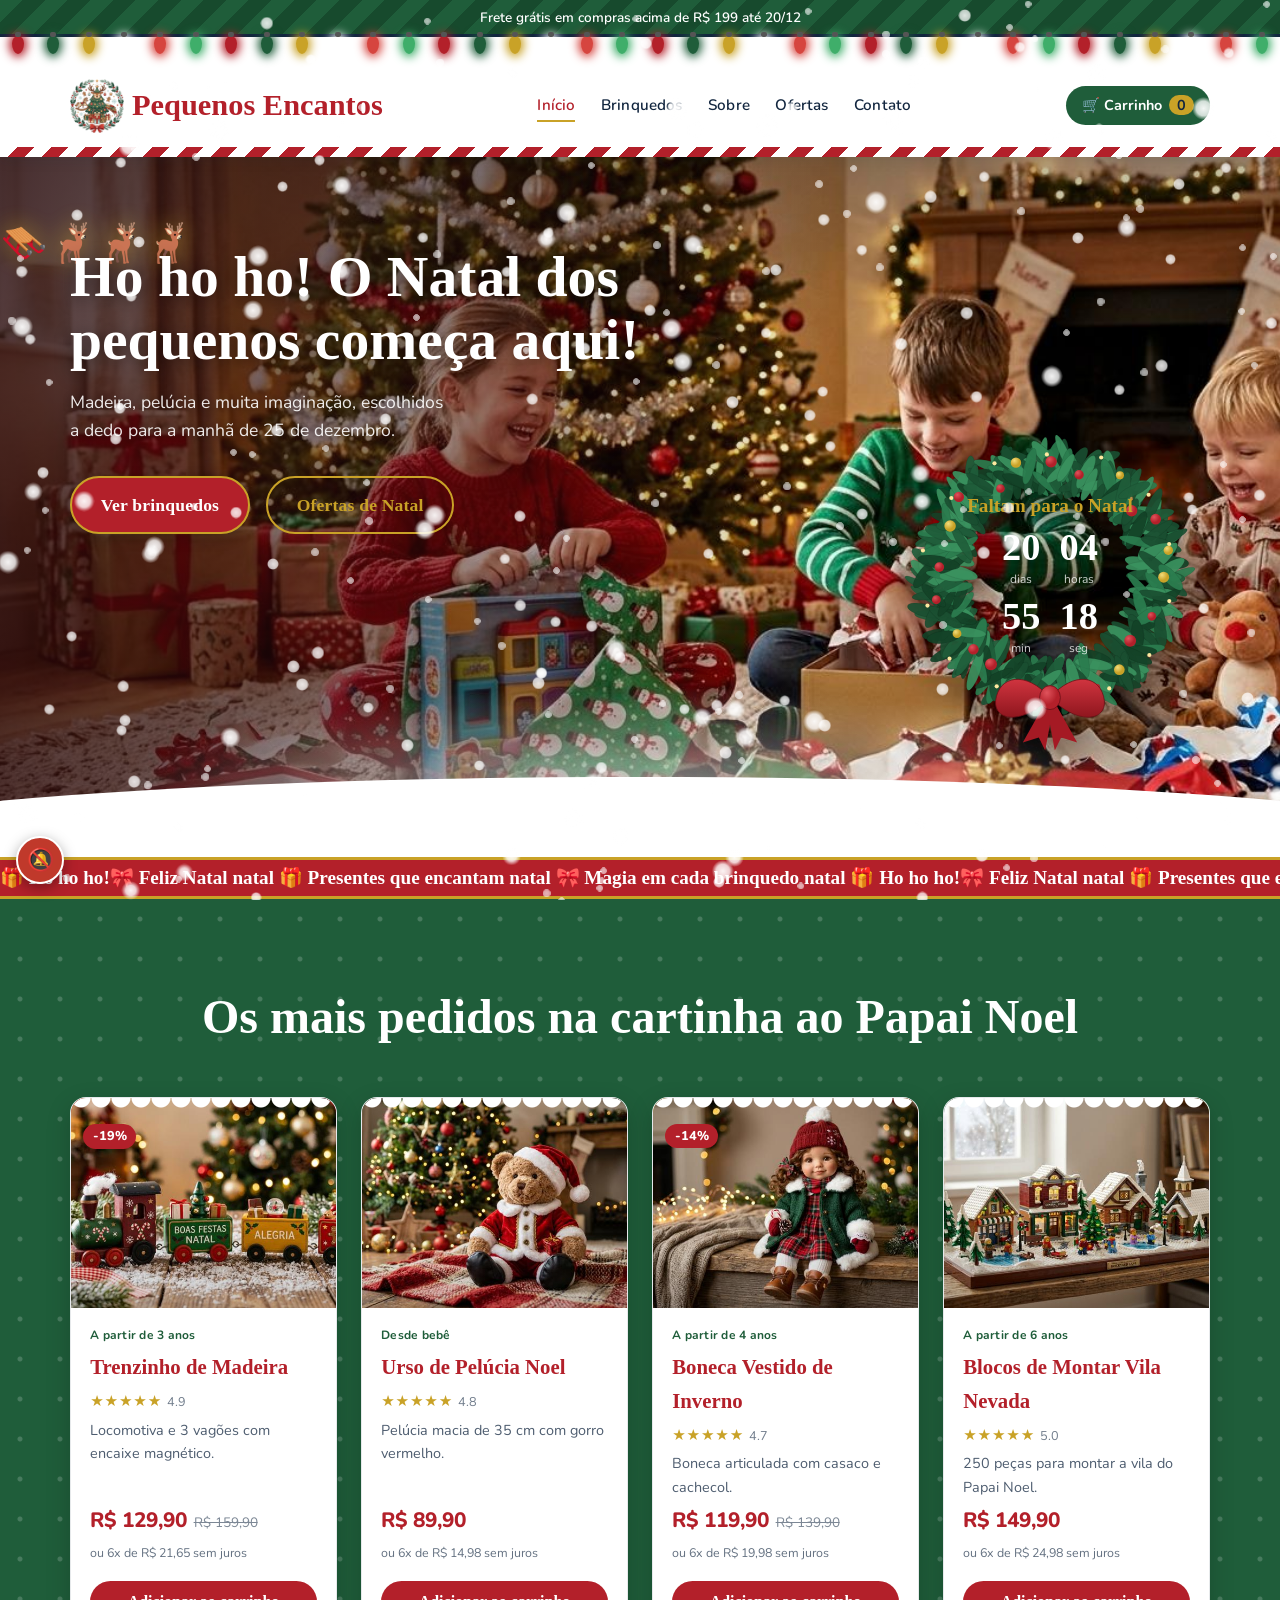
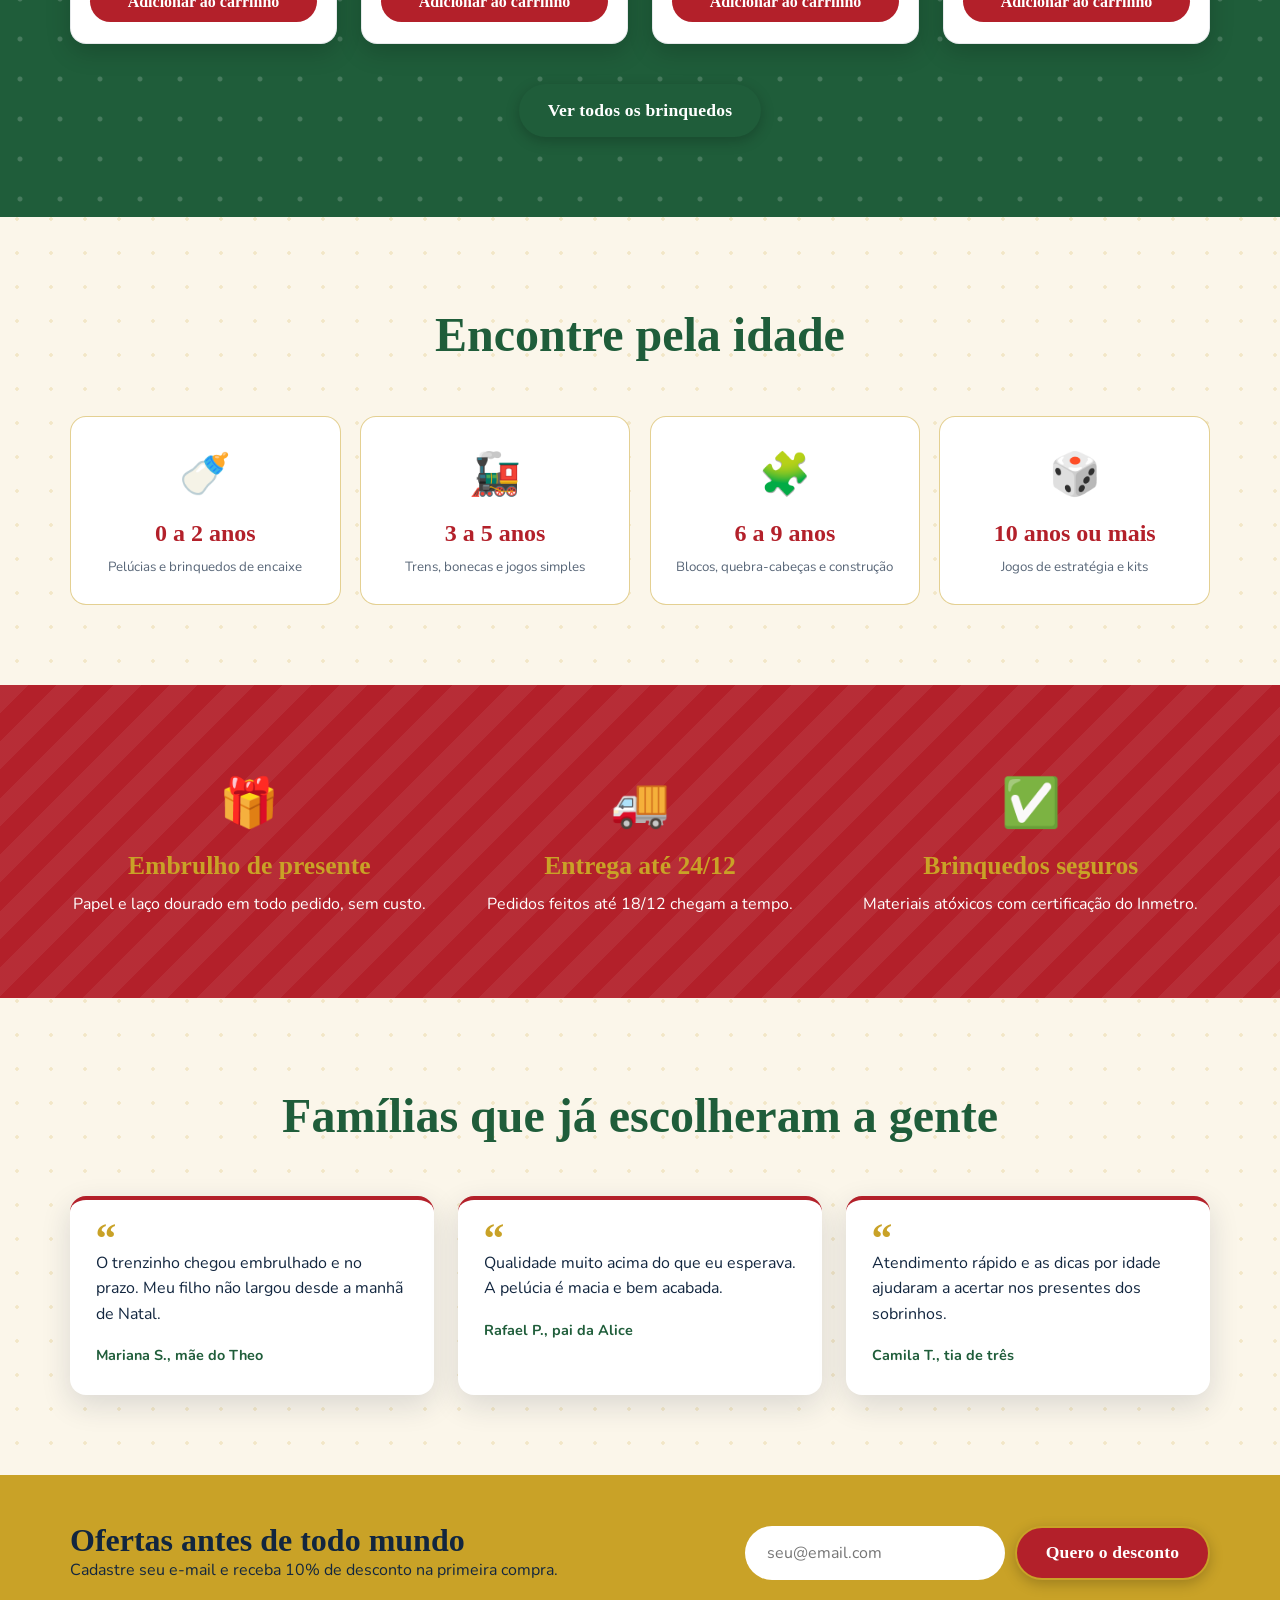
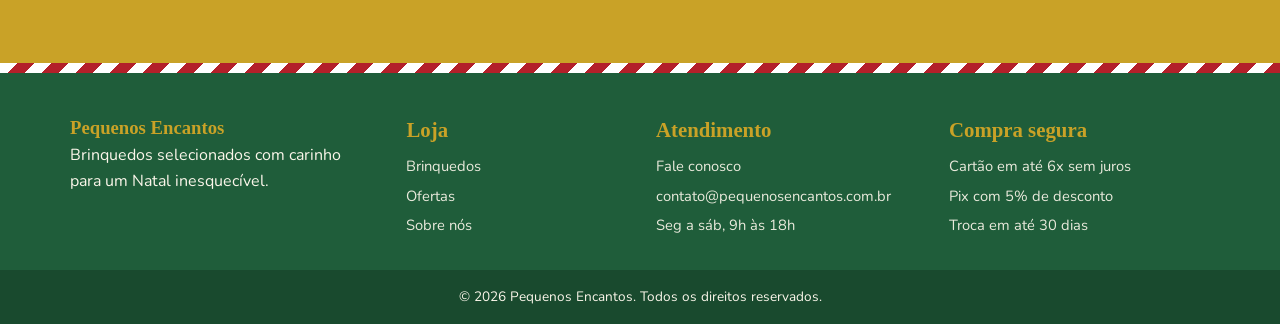
<file: index.html>
<!DOCTYPE html>
<html lang="pt-BR">
<head>
<meta charset="UTF-8">
<meta name="viewport" content="width=device-width, initial-scale=1.0">
<title>Pequenos Encantos | Brinquedos de Natal</title>
<meta name="description" content="Brinquedos selecionados para o Natal: madeira, pelúcia e jogos. Embrulho grátis e entrega até 24/12.">
<link rel="preconnect" href="https://fonts.googleapis.com">
<link rel="preconnect" href="https://fonts.gstatic.com" crossorigin>
<link href="https://fonts.googleapis.com/css2?family=Mountains+of+Christmas:wght@700&family=Nunito:wght@400;600;800&display=swap" rel="stylesheet">
<style>:root{--foto:url("[data-uri]")}</style>
<link rel="stylesheet" href="css/style.css?v=2">
<link rel="stylesheet" href="css/responsivo.css?v=2">
</head>
<body>
<a class="skip" href="#conteudo">Ir para o conteúdo</a>
<canvas id="snow-canvas" aria-hidden="true"></canvas>

<header class="main-header">
  <div class="top-bar"> Frete grátis em compras acima de R$ 199 até 20/12</div>
  <div class="lights" id="lights" aria-hidden="true"></div>
  <nav class="navbar container" aria-label="Principal">
    <a class="logo" href="index.html"><img class="logo-mark" src="[data-uri]" alt="" width="54" height="54"> Pequenos Encantos</a>
    <button class="menu-btn" id="menu-btn" aria-label="Abrir menu" aria-expanded="false" aria-controls="nav-links">☰</button>
    <ul class="nav-links" id="nav-links">
      <li><a href="index.html" class="active">Início</a></li>
      <li><a href="produtos.html">Brinquedos</a></li>
      <li><a href="sobre.html">Sobre</a></li>
      <li><a href="galeria.html">Ofertas</a></li>
      <li><a href="contato.html">Contato</a></li>
    </ul>
    <a href="produtos.html" class="btn-cart">🛒 Carrinho <b id="cart-count">0</b></a>
  </nav>
  <div class="candy"></div>
</header>

<main id="conteudo">
  <section class="hero">
    <div class="stars" id="stars"></div><div class="aurora"></div><div class="moon"></div>
    <div class="sleigh" aria-hidden="true"><span>🦌🦌🦌🛷</span></div>
    
    <div class="hero-text container">
      <h1>Ho ho ho! O Natal dos pequenos começa aqui!</h1>
      <p>Madeira, pelúcia e muita imaginação, escolhidos a dedo para a manhã de 25 de dezembro.</p>
      <div class="hero-actions">
        <a href="produtos.html" class="btn-natal play-bell">Ver brinquedos</a>
        <a href="galeria.html" class="btn-natal ghost play-bell">Ofertas de Natal</a>
      </div>
    </div>

    <div class="wreath-wrap" role="timer" aria-label="Contagem regressiva para o Natal">
      <svg id="wreath" viewBox="0 0 400 400" aria-hidden="true"></svg>
      <div class="countdown">
        <div class="cd-title">Faltam para o Natal</div>
        <div class="cd-grid">
          <div><b id="cd-d">00</b><small>dias</small></div>
          <div><b id="cd-h">00</b><small>horas</small></div>
          <div><b id="cd-m">00</b><small>min</small></div>
          <div><b id="cd-s">00</b><small>seg</small></div>
        </div>
      </div>
    </div>
    <div class="trees" id="trees" aria-hidden="true"></div>
  </section>

  <div class="ticker" aria-hidden="true"><div>🎁 Ho ho ho!🎀 Feliz Natal natal 🎁​ Presentes que encantam natal 🎀  Magia em cada brinquedo natal 🎁​  Ho ho ho!🎀 Feliz Natal natal 🎁​ Presentes que encantam natal 🎀  Magia em cada brinquedo natal 🎁​ Boas Festas! </div></div>

  <section class="section band-verde"><div class="container">
    <h2 class="section-title"> Os mais pedidos na cartinha ao Papai Noel </h2>
    <div id="featured-products-grid" class="products-grid"></div>
    <div class="center-btn"><a href="produtos.html" class="btn-natal secondary play-bell">Ver todos os brinquedos</a></div>
  </div></section>

  <section class="section container">
    <h2 class="section-title tit-verde">Encontre pela idade</h2>
    <div class="idades">
      <a href="produtos.html"><span>🍼</span><b>0 a 2 anos</b><small>Pelúcias e brinquedos de encaixe</small></a>
      <a href="produtos.html"><span>🚂</span><b>3 a 5 anos</b><small>Trens, bonecas e jogos simples</small></a>
      <a href="produtos.html"><span>🧩</span><b>6 a 9 anos</b><small>Blocos, quebra-cabeças e construção</small></a>
      <a href="produtos.html"><span>🎲</span><b>10 anos ou mais</b><small>Jogos de estratégia e kits</small></a>
    </div>
  </section>

  <section class="section band-red"><div class="container perks">
    <div><span>🎁</span><h3>Embrulho de presente</h3><p>Papel e laço dourado em todo pedido, sem custo.</p></div>
    <div><span>🚚</span><h3>Entrega até 24/12</h3><p>Pedidos feitos até 18/12 chegam a tempo.</p></div>
    <div><span>✅</span><h3>Brinquedos seguros</h3><p>Materiais atóxicos com certificação do Inmetro.</p></div>
  </div></section>

  <section class="section container">
    <h2 class="section-title tit-verde">Famílias que já escolheram a gente</h2>
    <div class="depoimentos">
      <blockquote><p>O trenzinho chegou embrulhado e no prazo. Meu filho não largou desde a manhã de Natal.</p><cite>Mariana S., mãe do Theo</cite></blockquote>
      <blockquote><p>Qualidade muito acima do que eu esperava. A pelúcia é macia e bem acabada.</p><cite>Rafael P., pai da Alice</cite></blockquote>
      <blockquote><p>Atendimento rápido e as dicas por idade ajudaram a acertar nos presentes dos sobrinhos.</p><cite>Camila T., tia de três</cite></blockquote>
    </div>
  </section>

  <section class="news">
    <div class="container news-in">
      <div><h2>Ofertas antes de todo mundo</h2><p>Cadastre seu e-mail e receba 10% de desconto na primeira compra.</p></div>
      <form id="news-form"><label class="sr" for="news-email">Seu e-mail</label>
        <input id="news-email" type="email" required placeholder="seu@email.com">
        <button class="btn-natal" type="submit">Quero o desconto</button></form>
      <p id="news-msg" role="status"></p>
    </div>
  </section>
</main>

<footer class="main-footer">
  <div class="candy"></div>
  <div class="footer-content container">
    <div class="f-brand"><h3>Pequenos Encantos</h3><p>Brinquedos selecionados com carinho para um Natal inesquecível.</p></div>
    <div><h4>Loja</h4><ul><li><a href="produtos.html">Brinquedos</a></li><li><a href="galeria.html">Ofertas</a></li><li><a href="sobre.html">Sobre nós</a></li></ul></div>
    <div><h4>Atendimento</h4><ul><li><a href="contato.html">Fale conosco</a></li><li>contato@pequenosencantos.com.br</li><li>Seg a sáb, 9h às 18h</li></ul></div>
    <div><h4>Compra segura</h4><ul><li>Cartão em até 6x sem juros</li><li>Pix com 5% de desconto</li><li>Troca em até 30 dias</li></ul></div>
  </div>
  <div class="footer-bottom">&copy; 2026 Pequenos Encantos. Todos os direitos reservados.</div>
</footer>

<script src="js/produtos.js?v=2"></script>
<script src="js/script.js?v=2"></script>
<script src="js/musica.js?v=2"></script>
</body>
</html>
</file>
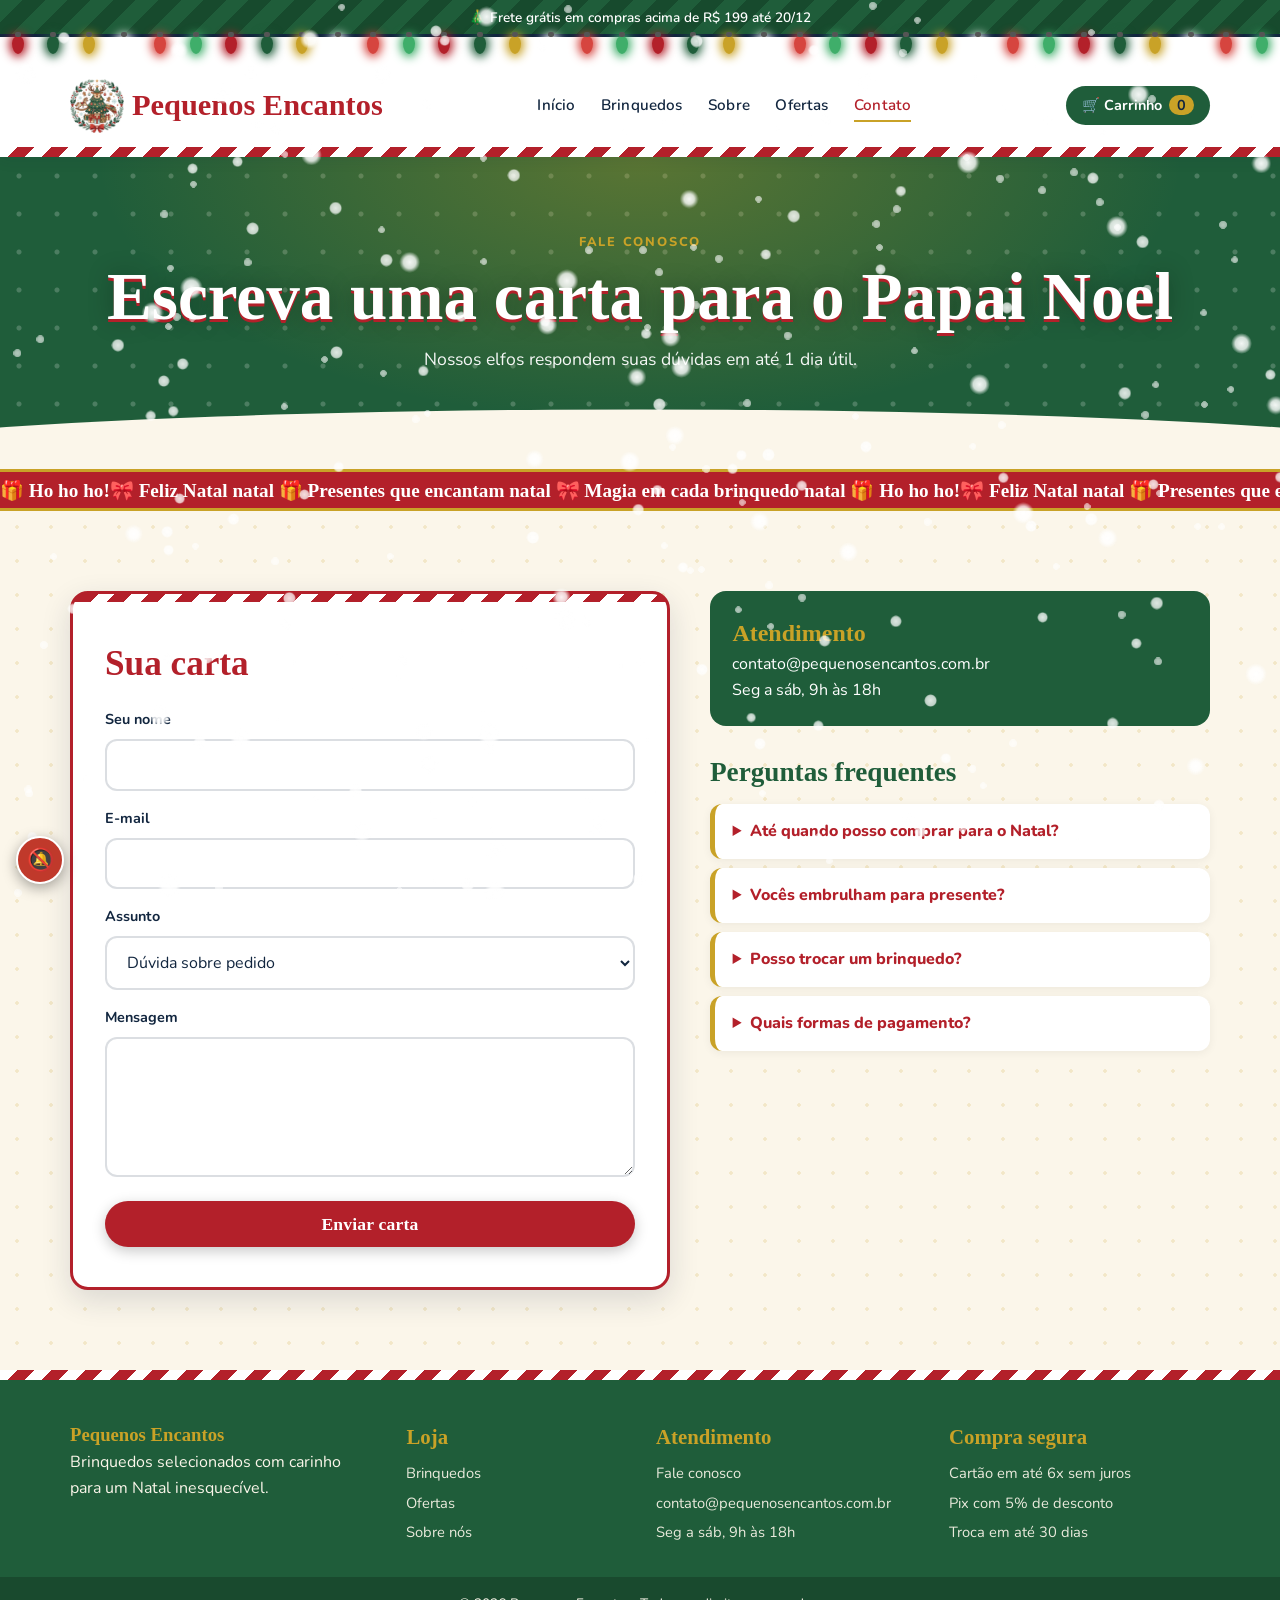
<file: contato.html>
<!DOCTYPE html>
<html lang="pt-BR">
<head>
<meta charset="UTF-8">
<meta name="viewport" content="width=device-width, initial-scale=1.0">
<title>Contato | Pequenos Encantos</title>
<meta name="description" content="Escreva uma carta para a equipe da Pequenos Encantos e tire suas dúvidas.">
<link rel="preconnect" href="https://fonts.googleapis.com">
<link rel="preconnect" href="https://fonts.gstatic.com" crossorigin>
<link href="https://fonts.googleapis.com/css2?family=Mountains+of+Christmas:wght@700&family=Nunito:wght@400;600;800&display=swap" rel="stylesheet">
<link rel="stylesheet" href="css/style.css?v=2">
<link rel="stylesheet" href="css/responsivo.css?v=2">
</head>
<body data-pagina="contato">
<main id="conteudo">
<section class="page-hero">
  <span class="orn o1" aria-hidden="true"></span><span class="orn o2" aria-hidden="true"></span><span class="orn o3" aria-hidden="true"></span><span class="orn o4" aria-hidden="true"></span>
  <div class="container"><span class="kicker"> Fale conosco </span><h1>Escreva uma carta para o Papai Noel</h1><p>Nossos elfos respondem suas dúvidas em até 1 dia útil.</p></div>
</section>
<div class="ticker" aria-hidden="true"><div> 🎁 Ho ho ho!🎀 Feliz Natal natal 🎁​ Presentes que encantam natal 🎀  Magia em cada brinquedo natal 🎁​  Ho ho ho!🎀 Feliz Natal natal 🎁​ Presentes que encantam natal 🎀  Magia em cada brinquedo natal 🎁​ Boas Festas! </div></div>
<section class="container section contato-grid">
  <form id="carta" class="carta" novalidate>
    <h2> Sua carta</h2>
    <label for="nome">Seu nome</label><input id="nome" name="nome" required>
    <label for="email">E-mail</label><input id="email" name="email" type="email" required>
    <label for="assunto">Assunto</label>
    <select id="assunto" name="assunto"><option>Dúvida sobre pedido</option><option>Troca ou devolução</option><option>Sugestão de brinquedo</option><option>Outro assunto</option></select>
    <label for="mensagem">Mensagem</label><textarea id="mensagem" name="mensagem" rows="5" required></textarea>
    <button class="btn-natal" type="submit">Enviar carta </button>
    <p id="carta-msg" role="status"></p>
  </form>
  <aside>
    <div class="info"><h3> Atendimento</h3><p>contato@pequenosencantos.com.br<br>Seg a sáb, 9h às 18h</p></div>
    <h3 class="faq-t">Perguntas frequentes</h3>
    <details><summary>Até quando posso comprar para o Natal?</summary><p>Pedidos feitos até 18/12 chegam até 24/12.</p></details>
    <details><summary>Vocês embrulham para presente?</summary><p>Sim, com papel natalino e laço dourado, sem custo.</p></details>
    <details><summary>Posso trocar um brinquedo?</summary><p>Você tem 30 dias para trocar, com a embalagem original.</p></details>
    <details><summary>Quais formas de pagamento?</summary><p>Cartão em até 6x sem juros e Pix com 5% de desconto.</p></details>
  </aside>
</section>
</main>
<script src="js/produtos.js?v=2"></script>
<script src="js/script.js?v=2"></script>
<script src="js/musica.js?v=2"></script>
</body>
</html>
</file>
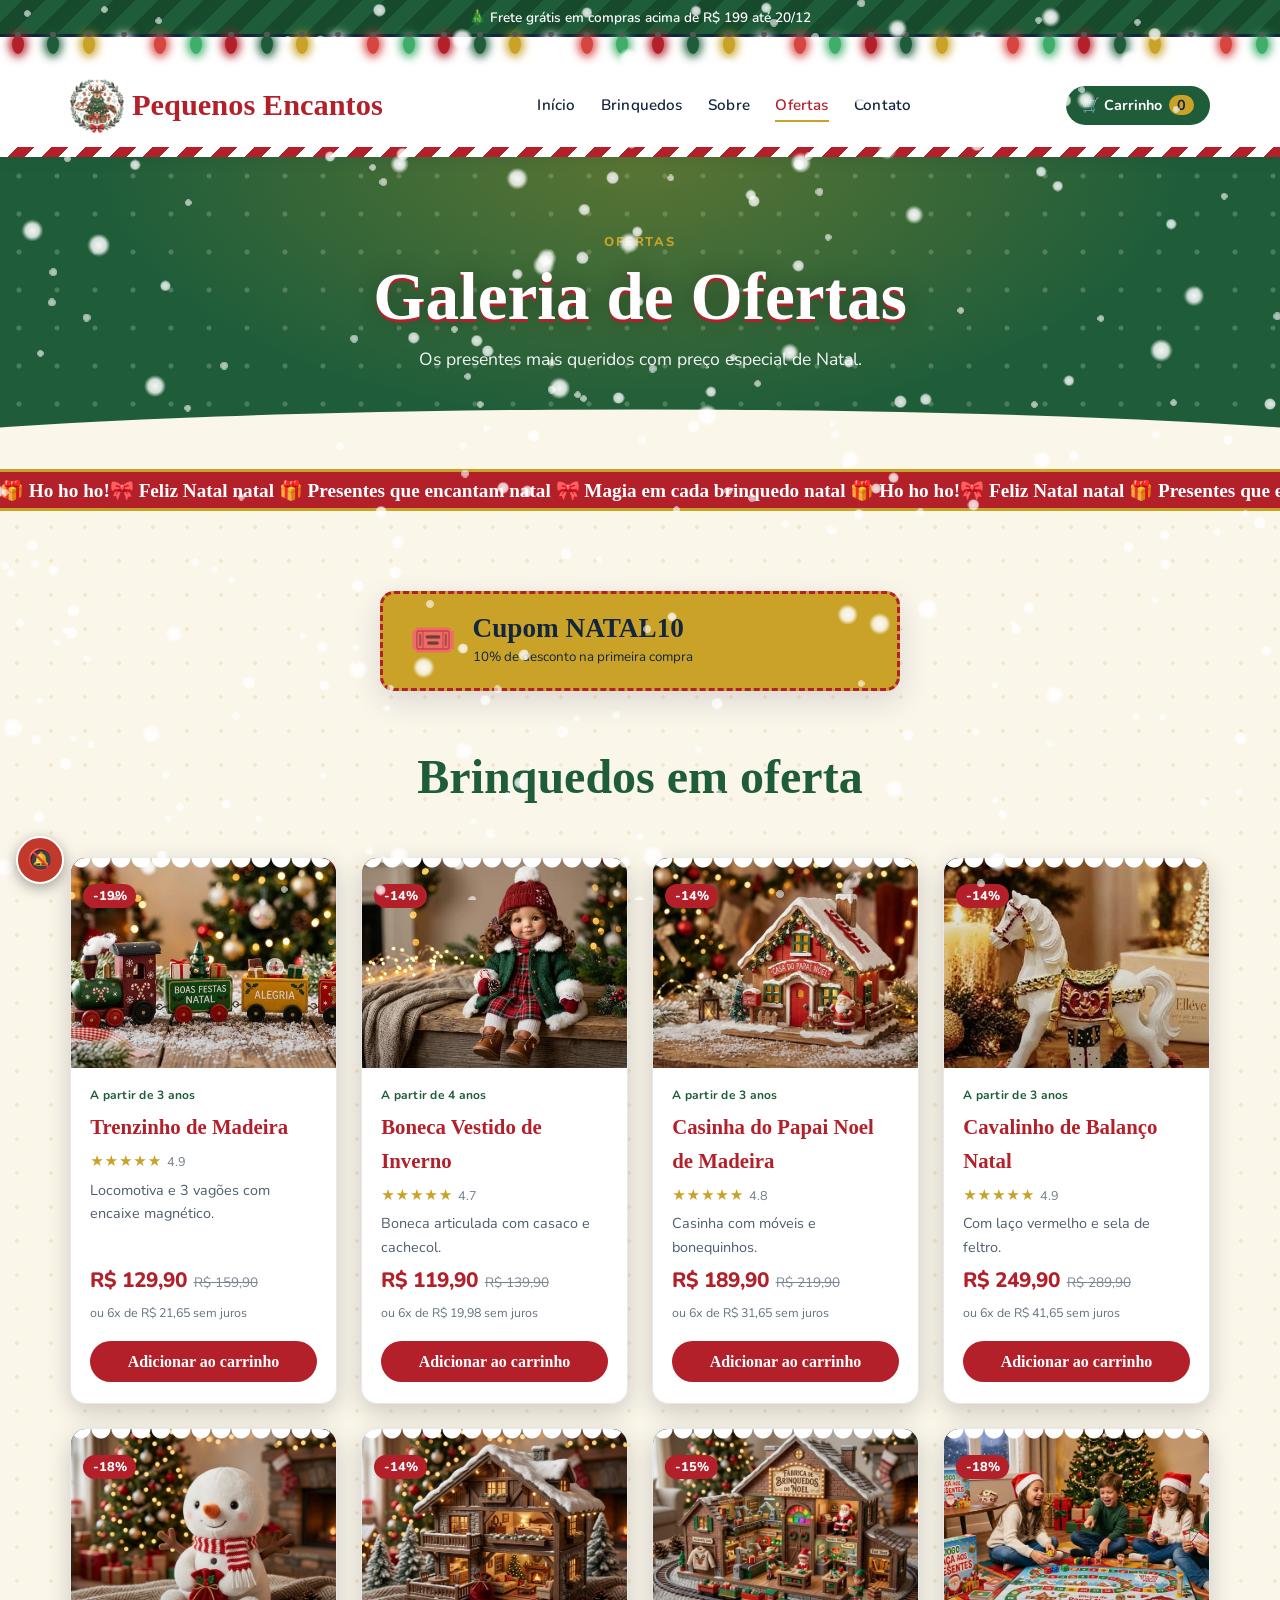
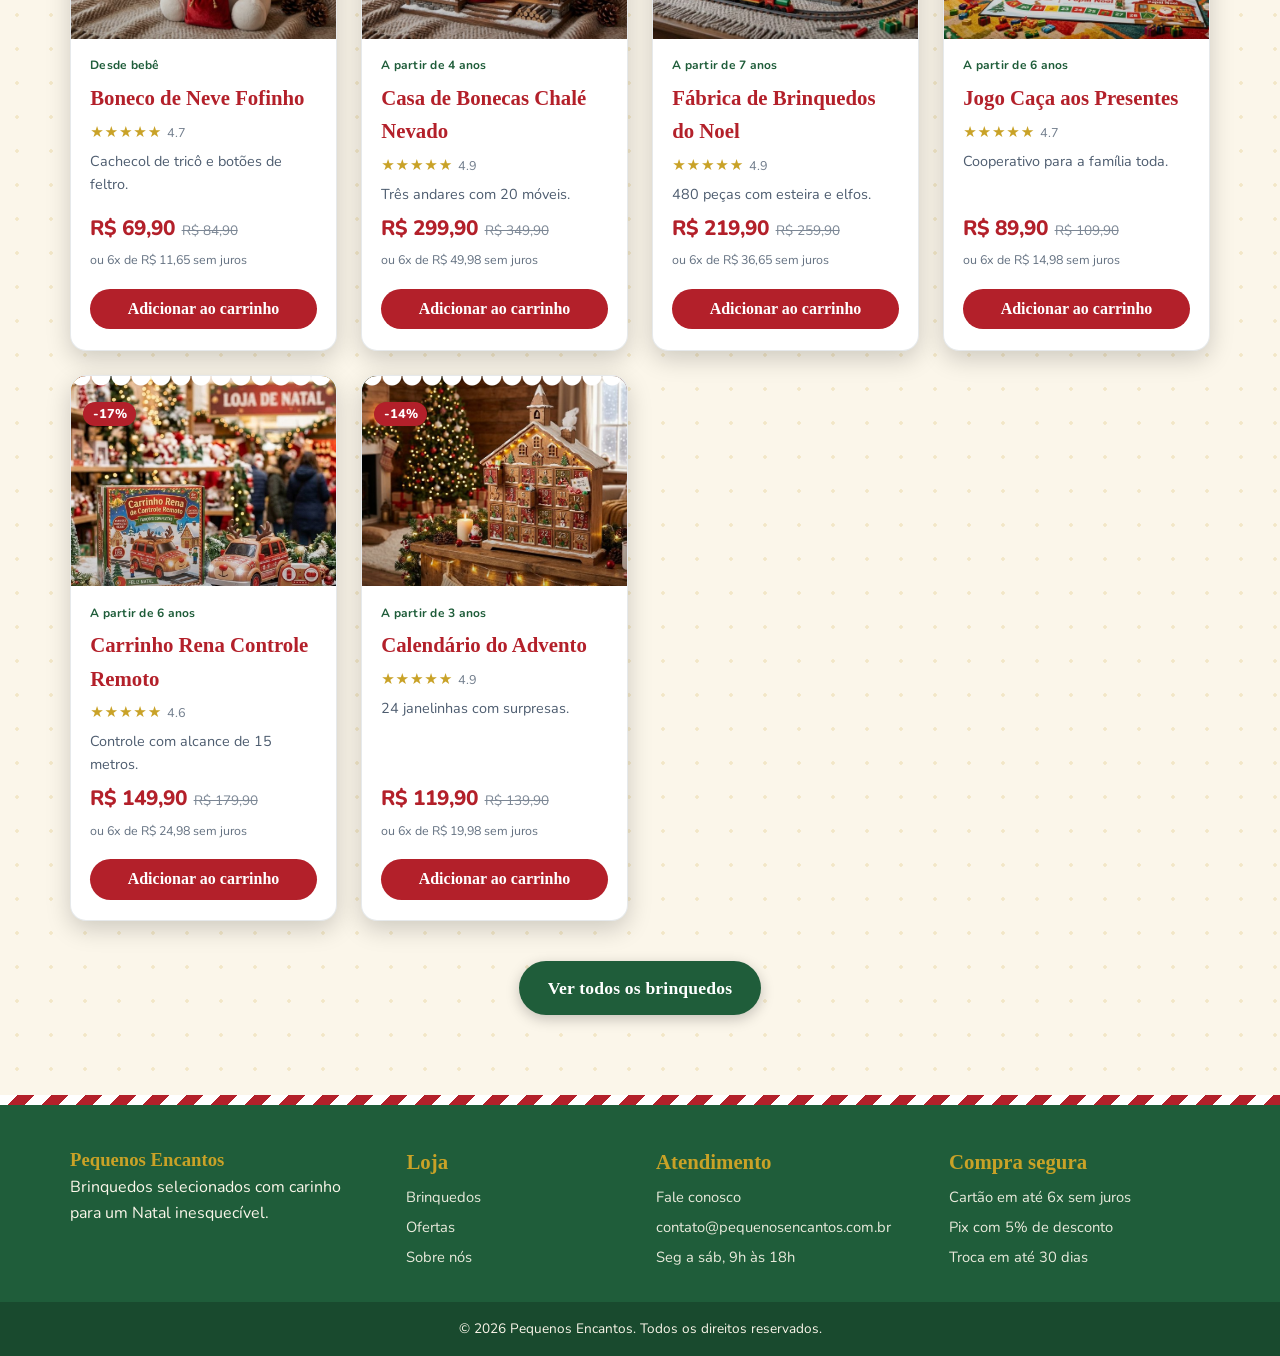
<file: galeria.html>
<!DOCTYPE html>
<html lang="pt-BR">
<head>
<meta charset="UTF-8">
<meta name="viewport" content="width=device-width, initial-scale=1.0">
<title>Ofertas de Natal | Pequenos Encantos</title>
<meta name="description" content="Brinquedos com desconto de Natal. Aproveite as ofertas da Pequenos Encantos.">
<link rel="preconnect" href="https://fonts.googleapis.com">
<link rel="preconnect" href="https://fonts.gstatic.com" crossorigin>
<link href="https://fonts.googleapis.com/css2?family=Mountains+of+Christmas:wght@700&family=Nunito:wght@400;600;800&display=swap" rel="stylesheet">
<link rel="stylesheet" href="css/style.css?v=2">
<link rel="stylesheet" href="css/responsivo.css?v=2">
</head>
<body data-pagina="galeria">
<!-- Cabeçalho, menu, neve e rodapé são inseridos por js/script.js (iguais em todas as páginas) -->
<main id="conteudo">
<section class="page-hero">
  <span class="orn o1" aria-hidden="true"></span><span class="orn o2" aria-hidden="true"></span><span class="orn o3" aria-hidden="true"></span><span class="orn o4" aria-hidden="true"></span>
  <div class="container"><span class="kicker"> Ofertas </span><h1>Galeria de Ofertas</h1><p>Os presentes mais queridos com preço especial de Natal.</p></div>
</section>
<div class="ticker" aria-hidden="true"><div> 🎁 Ho ho ho!🎀 Feliz Natal natal 🎁​ Presentes que encantam natal 🎀  Magia em cada brinquedo natal 🎁​  Ho ho ho!🎀 Feliz Natal natal 🎁​ Presentes que encantam natal 🎀  Magia em cada brinquedo natal 🎁​ Boas Festas! </div></div>
<section class="container section">
  <div class="cupom"><span>🎟️</span><div><b>Cupom NATAL10</b><small>10% de desconto na primeira compra</small></div></div>
  <h2 class="section-title tit-verde">Brinquedos em oferta</h2>
  <div id="ofertas-grid" class="products-grid"></div>
  <div class="center-btn"><a href="produtos.html" class="btn-natal secondary play-bell">Ver todos os brinquedos</a></div>
</section>
</main>
<script src="js/produtos.js?v=2"></script>
<script src="js/script.js?v=2"></script>
<script src="js/musica.js?v=2"></script>
</body>
</html>
</file>
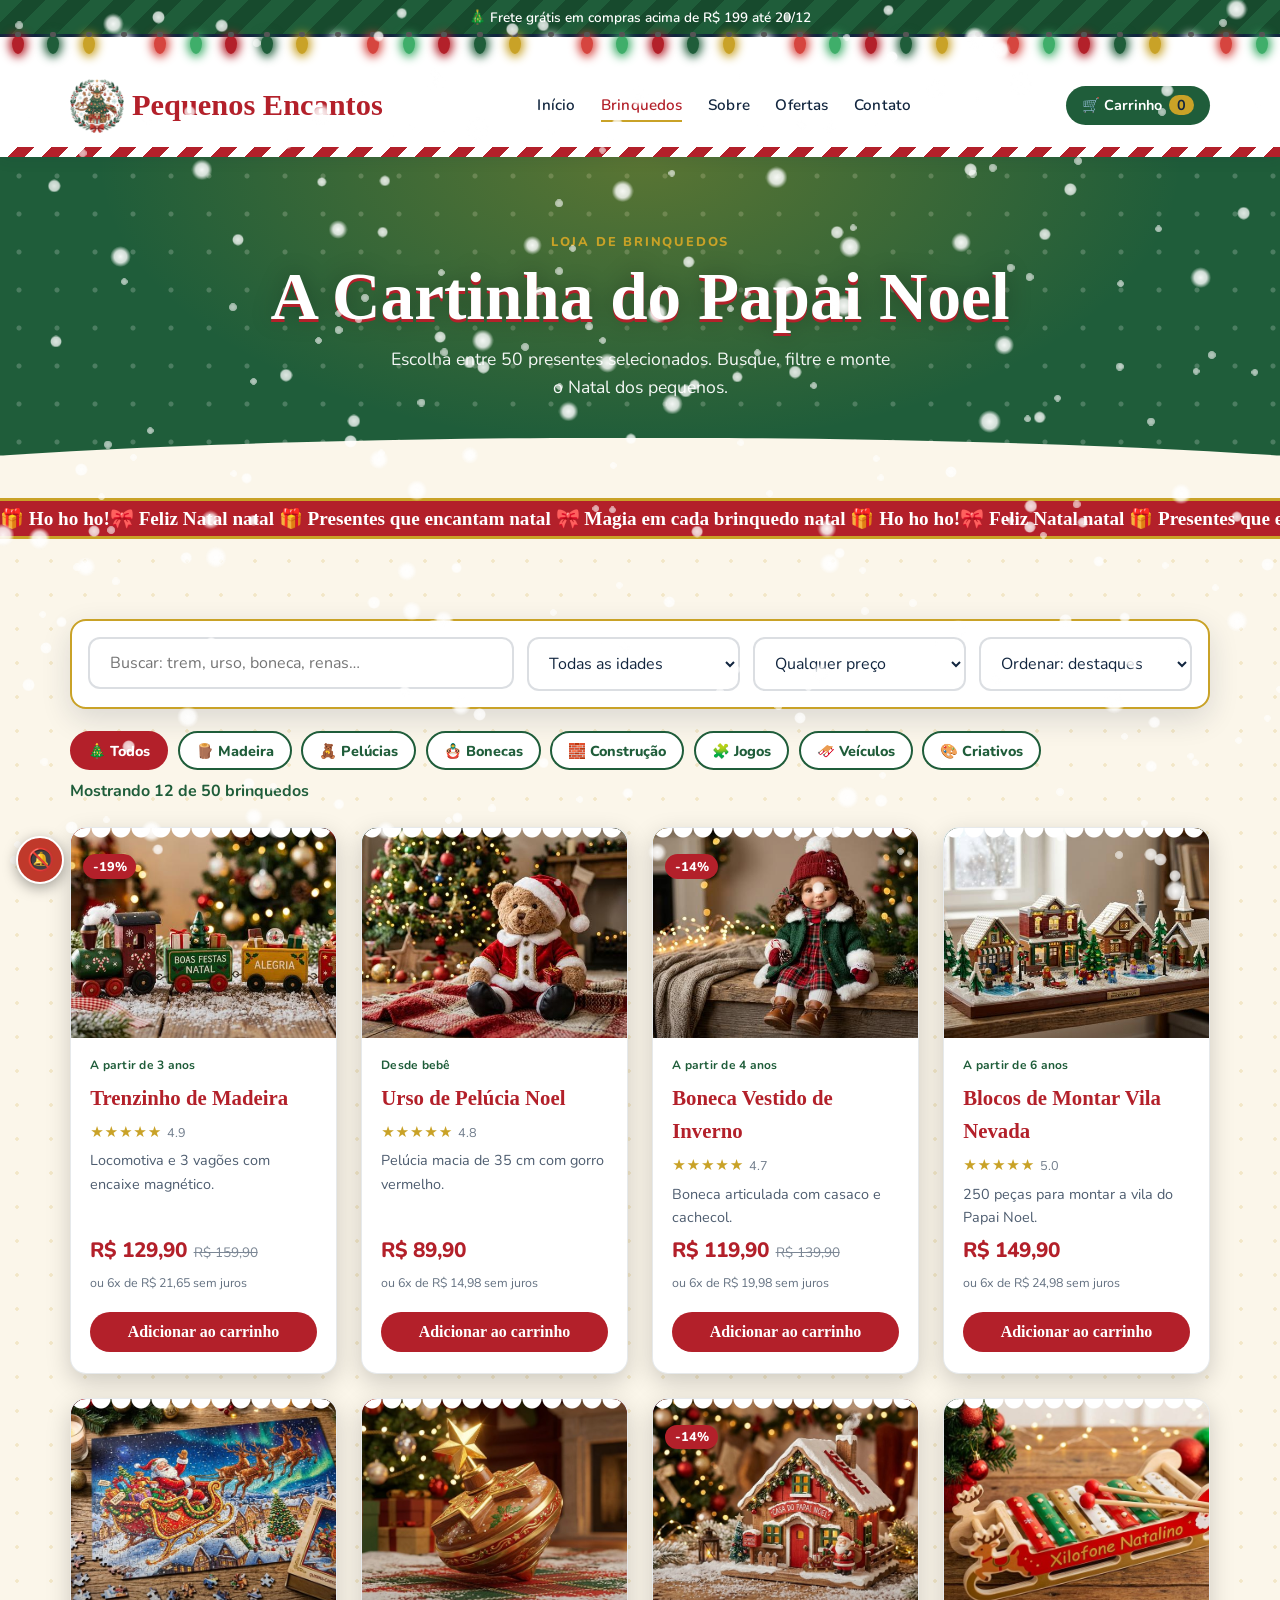
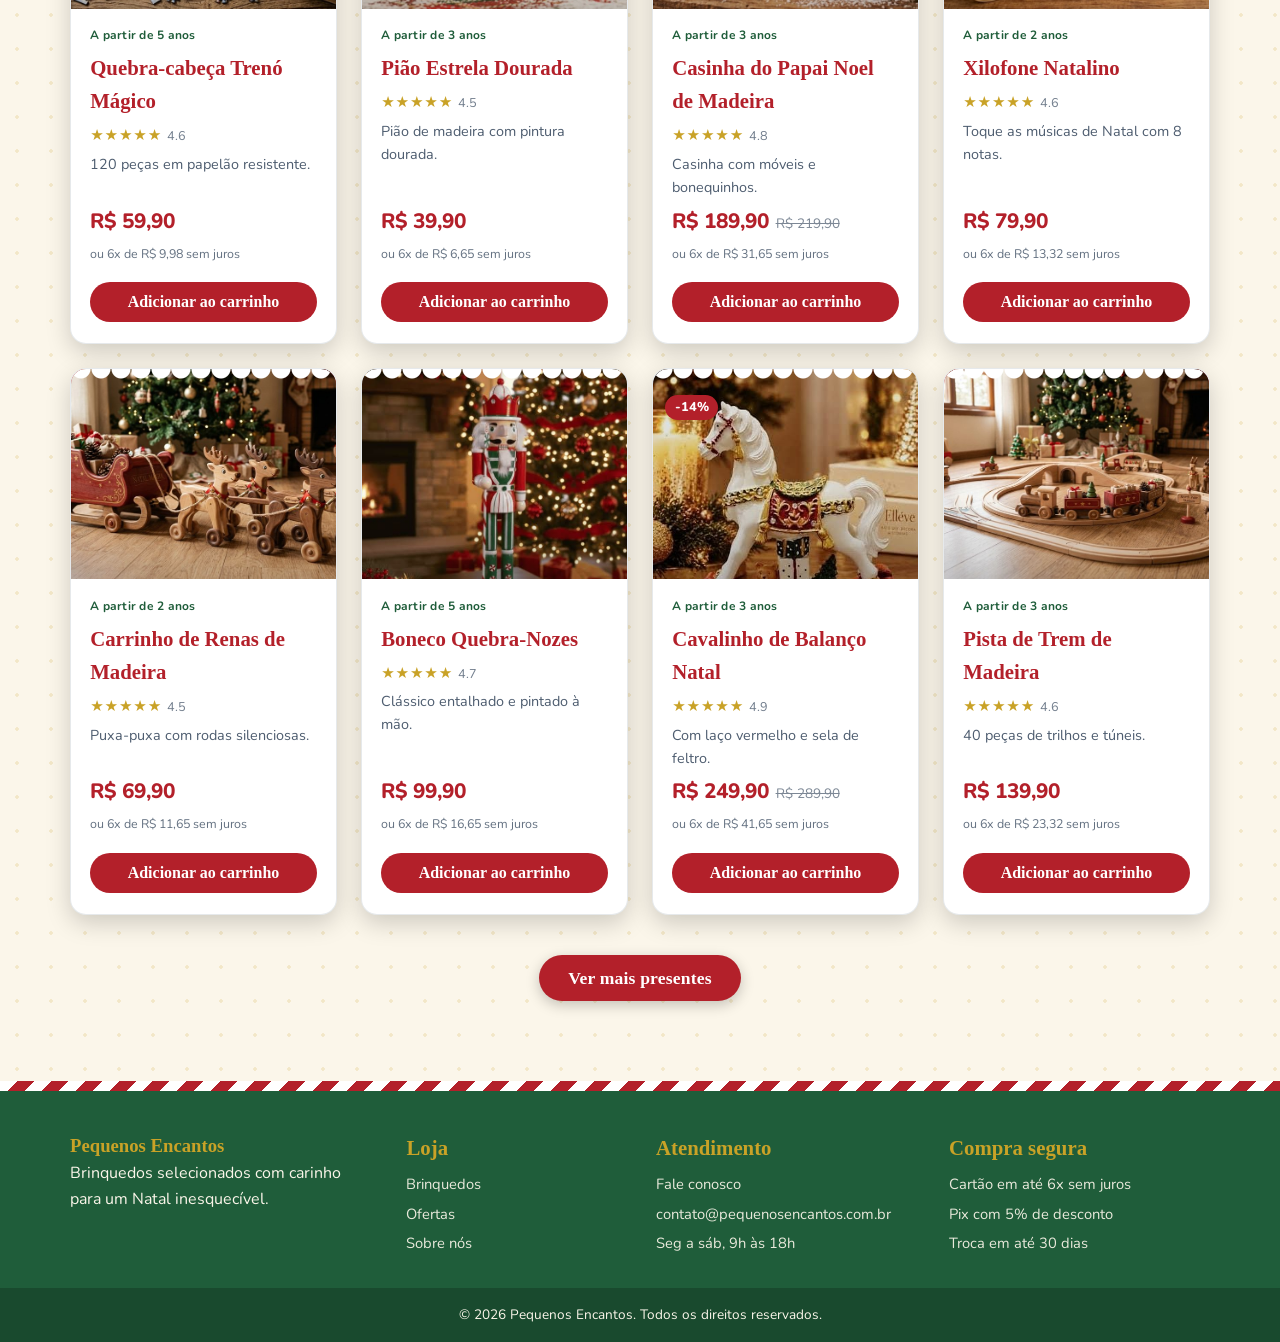
<file: produtos.html>
<!DOCTYPE html>
<html lang="pt-BR">
<head>
<meta charset="UTF-8">
<meta name="viewport" content="width=device-width, initial-scale=1.0">
<title>Brinquedos de Natal | Pequenos Encantos</title>
<meta name="description" content="50 brinquedos natalinos: pelúcias, madeira, bonecas, construção e jogos. Busque e filtre.">
<link rel="preconnect" href="https://fonts.googleapis.com">
<link rel="preconnect" href="https://fonts.gstatic.com" crossorigin>
<link href="https://fonts.googleapis.com/css2?family=Mountains+of+Christmas:wght@700&family=Nunito:wght@400;600;800&display=swap" rel="stylesheet">
<link rel="stylesheet" href="css/style.css?v=2">
<link rel="stylesheet" href="css/responsivo.css?v=2">
</head>
<body data-pagina="produtos">
<main id="conteudo">
<section class="page-hero">
  <span class="orn o1" aria-hidden="true"></span><span class="orn o2" aria-hidden="true"></span><span class="orn o3" aria-hidden="true"></span><span class="orn o4" aria-hidden="true"></span>
  <div class="container"><span class="kicker"> Loja de brinquedos </span><h1>A Cartinha do Papai Noel</h1><p>Escolha entre 50 presentes selecionados. Busque, filtre e monte o Natal dos pequenos.</p></div>
</section>
<div class="ticker" aria-hidden="true"><div> 🎁 Ho ho ho!🎀 Feliz Natal natal 🎁​ Presentes que encantam natal 🎀  Magia em cada brinquedo natal 🎁​  Ho ho ho!🎀 Feliz Natal natal 🎁​ Presentes que encantam natal 🎀  Magia em cada brinquedo natal 🎁​ Boas Festas! </div></div>
<section class="container section">
  <div class="toolbar">
    <div class="busca"><label class="sr" for="busca">Buscar brinquedo</label><input id="busca" type="search" placeholder=" Buscar: trem, urso, boneca, renas…" autocomplete="off"></div>
    <select id="idade" aria-label="Filtrar por idade"><option value="">Todas as idades</option><option value="0-2">0 a 2 anos</option><option value="3-5">3 a 5 anos</option><option value="6-9">6 a 9 anos</option><option value="10+">10 anos ou mais</option></select>
    <select id="preco" aria-label="Filtrar por preço"><option value="">Qualquer preço</option><option value="a">Até R$ 50</option><option value="b">R$ 50 a R$ 100</option><option value="c">R$ 100 a R$ 200</option><option value="d">Acima de R$ 200</option></select>
    <select id="ordem" aria-label="Ordenar"><option value="">Ordenar: destaques</option><option value="menor">Menor preço</option><option value="maior">Maior preço</option><option value="nota">Melhor avaliados</option><option value="az">Nome A–Z</option></select>
  </div>
  <div class="chips" id="cats" role="group" aria-label="Categorias"></div>
  <p id="contagem" class="contagem" role="status"></p>
  <div id="catalogo" class="products-grid"></div>
  <div id="vazio" class="vazio" hidden><span></span><h2>O Papai Noel não achou esse presente</h2><p>Tente outra palavra ou limpe os filtros.</p><button id="limpar" class="btn-natal secondary" type="button">Limpar filtros</button></div>
  <div class="center-btn"><button id="mais" class="btn-natal" type="button">Ver mais presentes </button></div>
</section>
</main>
<script src="js/produtos.js?v=2"></script>
<script src="js/script.js?v=2"></script>
<script src="js/musica.js?v=2"></script>
</body>
</html>
</file>
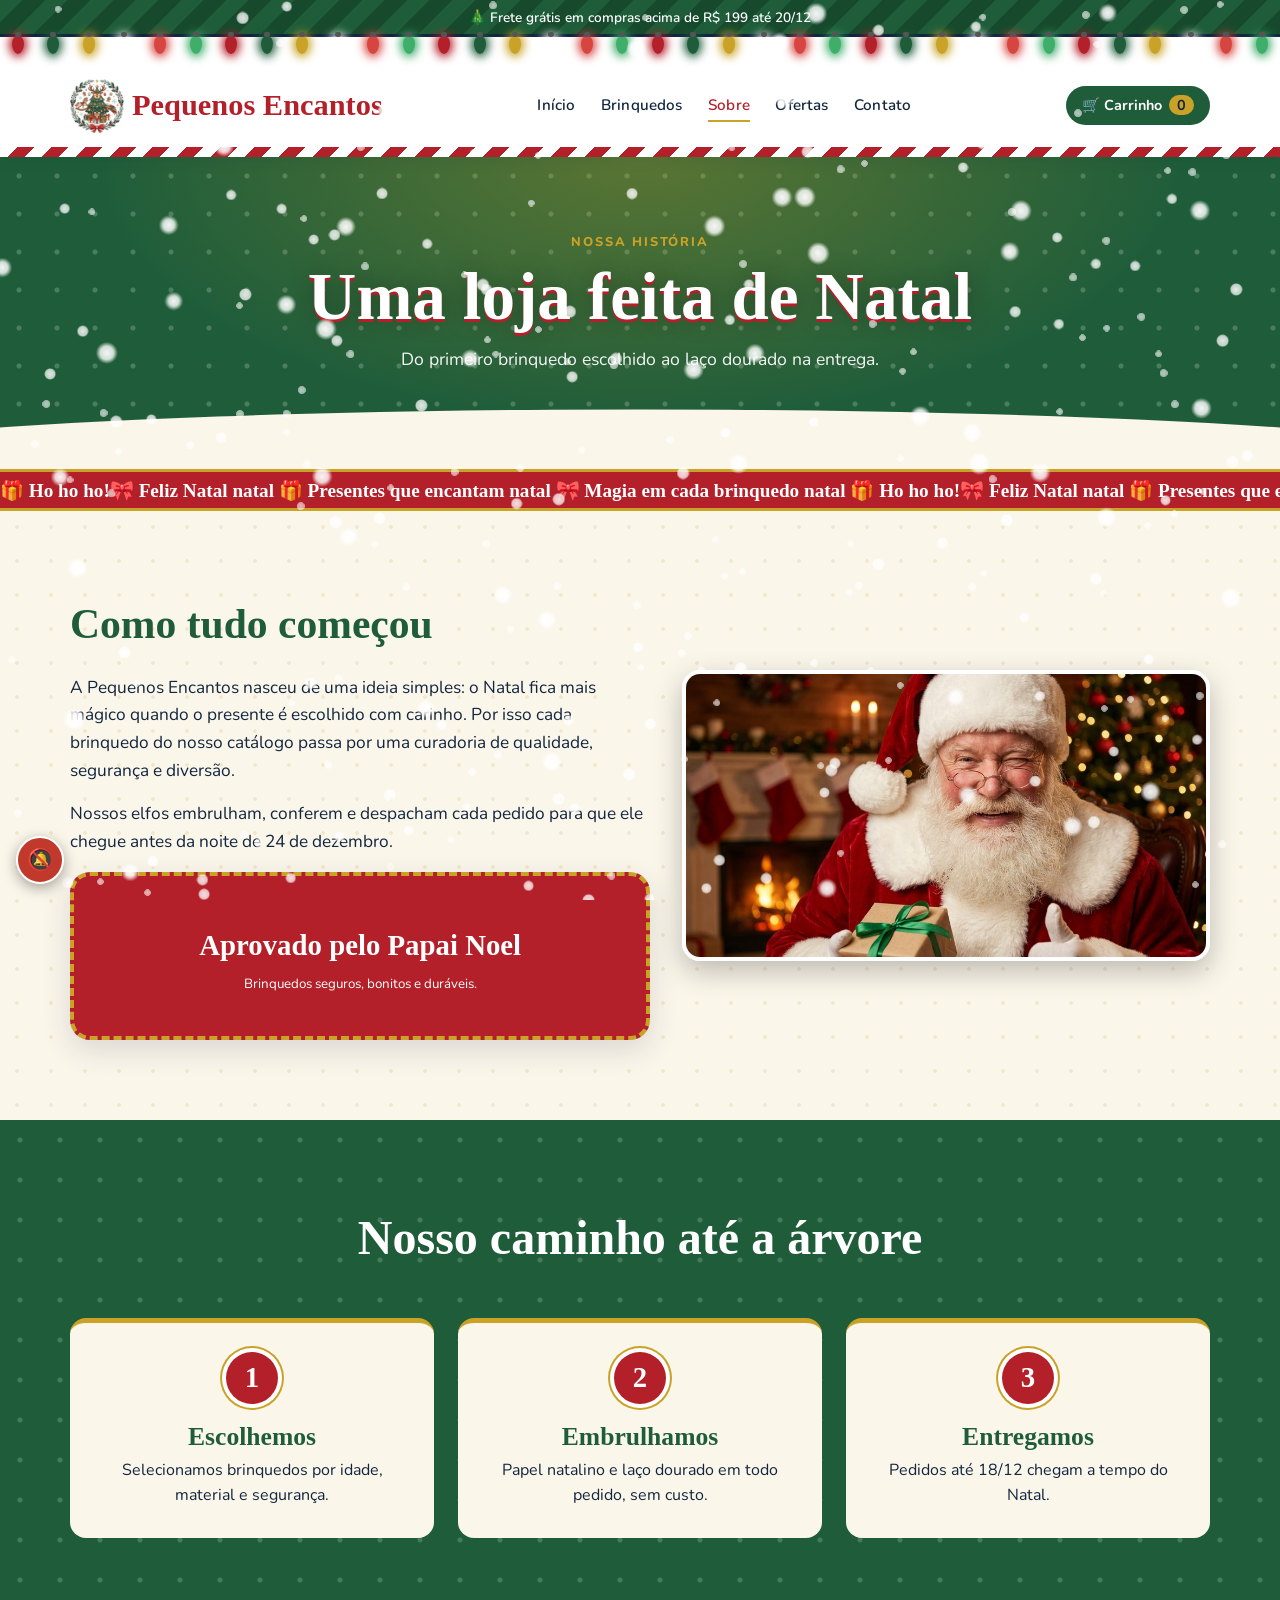
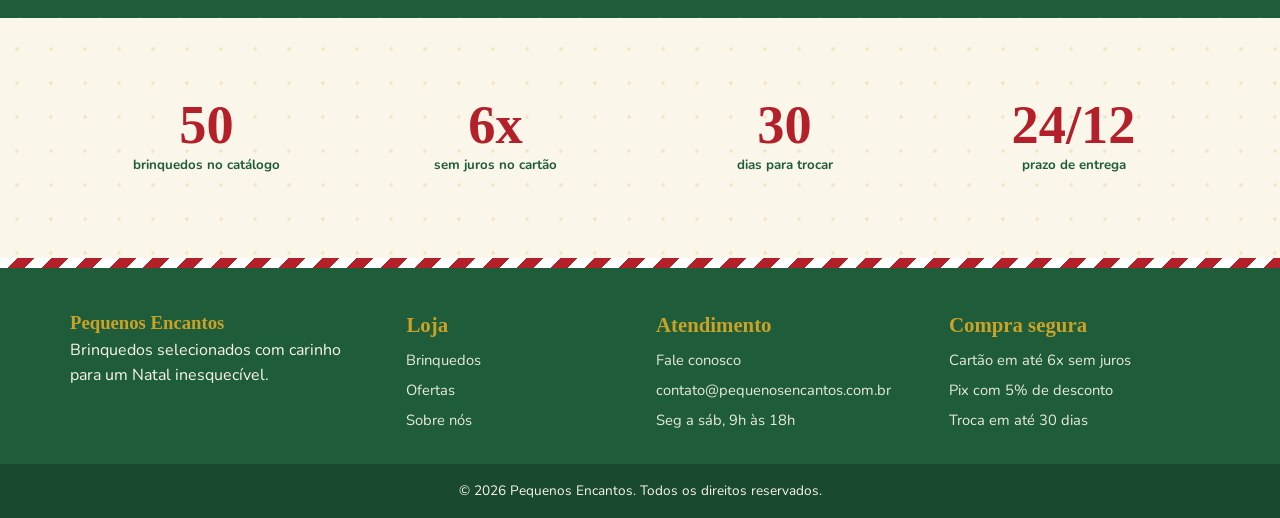
<file: sobre.html>
<!DOCTYPE html>
<html lang="pt-BR">
<head>
<meta charset="UTF-8">
<meta name="viewport" content="width=device-width, initial-scale=1.0">
<title>Sobre nós | Pequenos Encantos</title>
<meta name="description" content="Conheça a história e o jeito natalino de cuidar de cada presente da Pequenos Encantos.">
<link rel="preconnect" href="https://fonts.googleapis.com">
<link rel="preconnect" href="https://fonts.gstatic.com" crossorigin>
<link href="https://fonts.googleapis.com/css2?family=Mountains+of+Christmas:wght@700&family=Nunito:wght@400;600;800&display=swap" rel="stylesheet">
<link rel="stylesheet" href="css/style.css?v=2">
<link rel="stylesheet" href="css/responsivo.css?v=2">
</head>
<body data-pagina="sobre">
<!-- Cabeçalho, menu, neve e rodapé são inseridos por js/script.js (iguais em todas as páginas) -->
<main id="conteudo">
<section class="page-hero">
  <span class="orn o1" aria-hidden="true"></span><span class="orn o2" aria-hidden="true"></span><span class="orn o3" aria-hidden="true"></span><span class="orn o4" aria-hidden="true"></span>
  <div class="container"><span class="kicker"> Nossa história </span><h1>Uma loja feita de Natal</h1><p>Do primeiro brinquedo escolhido ao laço dourado na entrega.</p></div>
</section>
<div class="ticker" aria-hidden="true"><div>🎁 Ho ho ho!🎀 Feliz Natal natal 🎁​ Presentes que encantam natal 🎀  Magia em cada brinquedo natal 🎁​  Ho ho ho!🎀 Feliz Natal natal 🎁​ Presentes que encantam natal 🎀  Magia em cada brinquedo natal 🎁​ Boas Festas! </div></div>
<section class="container section duas sobre-noel">
  <div class="texto"><h2 class="tit-verde">Como tudo começou</h2>
    <p>A Pequenos Encantos nasceu de uma ideia simples: o Natal fica mais mágico quando o presente é escolhido com carinho. Por isso cada brinquedo do nosso catálogo passa por uma curadoria de qualidade, segurança e diversão.</p>
    <p>Nossos elfos embrulham, conferem e despacham cada pedido para que ele chegue antes da noite de 24 de dezembro.</p>
    <div class="caixa-natal"><span></span><b>Aprovado pelo Papai Noel</b><small>Brinquedos seguros, bonitos e duráveis.</small></div>
  </div>
  <figure class="foto-noel">
    <img src="[data-uri]" width="1408" height="768" loading="lazy" alt="Papai Noel piscando o olho, com um presente embrulhado em laço verde na mão, ao lado da lareira e da árvore de Natal">
  </figure>
</section>
<style>
.sobre-noel{display:grid;grid-template-columns:1.1fr 1fr;gap:2rem;align-items:center}
.sobre-noel .foto-noel{margin:0}
.sobre-noel .foto-noel img{display:block;width:100%;height:auto;border-radius:18px;border:4px solid #fff;box-shadow:0 10px 28px rgba(0,0,0,.25)}
@media (max-width:760px){.sobre-noel{grid-template-columns:1fr}}
</style>
<section class="section band-verde"><div class="container">
  <h2 class="section-title">Nosso caminho até a árvore</h2>
  <div class="passos">
    <div><span>1</span><h3>Escolhemos</h3><p>Selecionamos brinquedos por idade, material e segurança.</p></div>
    <div><span>2</span><h3>Embrulhamos</h3><p>Papel natalino e laço dourado em todo pedido, sem custo.</p></div>
    <div><span>3</span><h3>Entregamos</h3><p>Pedidos até 18/12 chegam a tempo do Natal.</p></div>
  </div></div></section>
<section class="container section"><div class="numeros">
  <div><b>50</b><small>brinquedos no catálogo</small></div><div><b>6x</b><small>sem juros no cartão</small></div>
  <div><b>30</b><small>dias para trocar</small></div><div><b>24/12</b><small>prazo de entrega</small></div></div></section>
</main>
<script src="js/produtos.js?v=2"></script>
<script src="js/script.js?v=2"></script>
<script src="js/musica.js?v=2"></script>
</body>
</html>
</file>
<file: css/style.css>
:root{
  --vermelho:#B3202A; --verde:#1F5D3A; --dourado:#C9A227;
  --neve:#FFFFFF; --creme:#FBF6EA; --noite:#12263F;
  --sombra:0 10px 30px rgba(18,38,63,.14);
  --titulo:'Fraunces',Georgia,serif; --texto:'Nunito',system-ui,sans-serif;
}
*{box-sizing:border-box;margin:0;padding:0}
html{scroll-behavior:smooth}
body{font-family:var(--texto);background:var(--creme);color:var(--noite);line-height:1.6}
a{color:inherit;text-decoration:none}
ul{list-style:none}
.container{width:min(1140px,92%);margin-inline:auto}
:focus-visible{outline:3px solid var(--dourado);outline-offset:3px}
#snow-canvas{position:fixed;inset:0;width:100%;height:100%;pointer-events:none;z-index:50}

.top-bar{background:var(--verde);color:var(--neve);text-align:center;font-size:.85rem;font-weight:600;padding:.45rem 1rem}
.main-header{position:sticky;top:0;z-index:40;background:var(--neve);box-shadow:0 2px 14px rgba(18,38,63,.1);border-bottom:3px solid var(--dourado)}
.navbar{display:flex;align-items:center;justify-content:space-between;gap:1rem;padding:.8rem 0}
.logo{font-family:var(--titulo);font-weight:700;font-size:1.5rem;color:var(--vermelho);display:flex;align-items:center;gap:.5rem}
.nav-links{display:flex;gap:1.6rem;font-weight:600}
.nav-links a{padding:.3rem 0;border-bottom:2px solid transparent;transition:.2s}
.nav-links a:hover,.nav-links a.active{color:var(--vermelho);border-color:var(--dourado)}
.btn-cart{background:var(--noite);color:var(--neve);padding:.5rem 1rem;border-radius:99px;font-weight:700;font-size:.9rem}
.btn-cart b{background:var(--dourado);color:var(--noite);border-radius:99px;padding:0 .5rem;margin-left:.2rem}

.hero{position:relative;color:var(--neve);overflow:hidden;
  background:radial-gradient(ellipse at 75% 40%,#244a6e 0,var(--noite) 65%);
  display:grid;grid-template-columns:1.1fr .9fr;align-items:center;gap:2rem;padding:4rem max(4%,calc((100% - 1140px)/2))}
.hero::after{content:"";position:absolute;left:0;right:0;bottom:0;height:70px;
  background:var(--creme);clip-path:ellipse(75% 100% at 50% 100%)}
.hero-text{margin:0;width:auto}
.hero h1{font-family:var(--titulo);font-size:clamp(2.2rem,5vw,3.8rem);line-height:1.1;margin-bottom:1rem}
.hero p{font-size:1.15rem;max-width:34ch;opacity:.9;margin-bottom:2rem}
.hero-actions{display:flex;gap:1rem;flex-wrap:wrap}
.btn-natal{display:inline-block;background:var(--vermelho);color:var(--neve);padding:.85rem 1.7rem;border-radius:99px;font-weight:800;
  box-shadow:0 6px 0 #7e141b;transition:transform .15s,box-shadow .15s}
.btn-natal:hover{transform:translateY(3px);box-shadow:0 3px 0 #7e141b}
.btn-natal.ghost{background:transparent;border:2px solid var(--dourado);color:var(--dourado);box-shadow:none}
.btn-natal.secondary{background:var(--verde);box-shadow:0 6px 0 #143d26}

/* Guirlanda + cronômetro */
.wreath-wrap{position:relative;width:min(440px,100%);aspect-ratio:1;justify-self:center;filter:drop-shadow(0 18px 24px rgba(0,0,0,.45))}
#wreath{width:100%;height:100%;overflow:visible}
.spin{transform-origin:200px 200px;animation:girar 70s linear infinite}
@keyframes girar{to{transform:rotate(360deg)}}
.twinkle{animation:piscar 2.4s ease-in-out infinite}
@keyframes piscar{50%{opacity:.35}}
.countdown{position:absolute;inset:0;display:flex;flex-direction:column;align-items:center;justify-content:center;text-align:center;padding-bottom:3%}
.cd-title{font-family:var(--titulo);font-size:clamp(.95rem,2.4vw,1.2rem);color:var(--dourado);margin-bottom:.4rem}
.cd-grid{display:grid;grid-template-columns:repeat(2,1fr);gap:.3rem 1.2rem}
.cd-grid b{display:block;font-family:var(--titulo);font-size:clamp(1.6rem,5vw,2.4rem);line-height:1;font-variant-numeric:tabular-nums}
.cd-grid small{font-size:.75rem;opacity:.8}

.section{padding:4rem 0}
.section-title{font-family:var(--titulo);font-size:clamp(1.8rem,4vw,2.5rem);color:var(--verde);text-align:center;margin-bottom:2.2rem}
.products-grid{display:grid;grid-template-columns:repeat(auto-fill,minmax(240px,1fr));gap:1.5rem}
.product-card{background:var(--neve);border-radius:18px;overflow:hidden;box-shadow:var(--sombra);display:flex;flex-direction:column;transition:transform .25s}
.product-card:hover{transform:translateY(-6px)}
.product-art{height:170px;display:grid;place-items:center;font-size:4.5rem;background:linear-gradient(135deg,var(--c1),var(--c2))}
.product-body{padding:1.1rem 1.2rem 1.3rem;display:flex;flex-direction:column;gap:.35rem;flex:1}
.product-body h3{font-family:var(--titulo);font-size:1.15rem}
.product-body p{font-size:.9rem;opacity:.75;flex:1}
.price{font-weight:800;font-size:1.3rem;color:var(--vermelho)}
.price s{font-size:.85rem;font-weight:400;color:var(--noite);opacity:.55;margin-left:.4rem}
.btn-add{margin-top:.6rem;border:0;cursor:pointer;background:var(--verde);color:var(--neve);padding:.65rem;border-radius:10px;font:700 .95rem var(--texto);transition:background .2s}
.btn-add:hover{background:var(--vermelho)}
.center-btn{text-align:center;margin-top:2.5rem}
.perks{display:grid;grid-template-columns:repeat(3,1fr);gap:2rem;text-align:center;border-top:2px dashed var(--dourado)}
.perks span{font-size:2.2rem}
.perks h3{font-family:var(--titulo);color:var(--vermelho);margin:.3rem 0}

.main-footer{background:var(--noite);color:var(--creme);padding-top:3rem;border-top:4px solid var(--dourado)}
.footer-content{display:flex;justify-content:space-between;gap:2rem;flex-wrap:wrap;padding-bottom:2rem}
.main-footer h3{font-family:var(--titulo);color:var(--dourado)}
.main-footer h4{color:var(--dourado);margin-bottom:.5rem}
.main-footer li a:hover{color:var(--dourado)}
.footer-bottom{text-align:center;padding:1rem;font-size:.85rem;background:rgba(0,0,0,.25)}
@media (prefers-reduced-motion:reduce){.spin,.twinkle{animation:none}html{scroll-behavior:auto}}

/* ===================== MAIS NATAL ===================== */
:root{--titulo:'Mountains of Christmas','Fraunces',Georgia,serif}
body{background:var(--creme) radial-gradient(circle,rgba(201,162,39,.18) 1.5px,transparent 2px) 0 0/34px 34px}
h1,h2,h3,.logo,.cd-title{font-weight:700}
.logo{font-size:1.9rem}
.top-bar{background:repeating-linear-gradient(135deg,var(--verde) 0 16px,#174a2d 16px 32px)}
.candy{height:10px;background:repeating-linear-gradient(-45deg,var(--vermelho) 0 12px,var(--neve) 12px 24px)}
.main-header{border-bottom:0}

/* Pisca-pisca */
.lights{display:flex;justify-content:space-around;height:30px;margin-top:-2px;background:linear-gradient(var(--noite) 0 3px,transparent 3px)}
.bulb{width:12px;height:18px;border-radius:50% 50% 50% 50%/40% 40% 60% 60%;margin-top:2px;position:relative;
  background:var(--c);box-shadow:0 0 10px 3px var(--c);animation:luz 1.6s ease-in-out infinite;animation-delay:var(--d)}
.bulb::before{content:"";position:absolute;top:-4px;left:3px;width:6px;height:5px;background:#555;border-radius:2px}
@keyframes luz{50%{opacity:.35;box-shadow:0 0 2px 0 var(--c)}}

/* Céu de Natal */
.hero{background:linear-gradient(180deg,#0b1a2e 0,var(--noite) 45%,#1d4a46 100%);min-height:640px;padding-bottom:7rem}
.hero>*{position:relative;z-index:3}
.hero::after{background:var(--neve);height:80px;z-index:5;clip-path:ellipse(70% 100% at 50% 100%)}
.stars{position:absolute;inset:0;z-index:1}
.stars i{position:absolute;width:var(--s);height:var(--s);background:var(--neve);border-radius:50%;box-shadow:0 0 6px var(--neve);animation:piscar 3s ease-in-out infinite;animation-delay:var(--d)}
.aurora{position:absolute;inset:0;z-index:1;opacity:.5;mix-blend-mode:screen;
  background:radial-gradient(ellipse 50% 28% at 30% 20%,rgba(31,93,58,.9),transparent),radial-gradient(ellipse 40% 22% at 70% 12%,rgba(179,32,42,.45),transparent);animation:aurora 14s ease-in-out infinite alternate}
@keyframes aurora{to{transform:translateX(8%) scaleY(1.2);opacity:.8}}
.moon{position:absolute;z-index:1;top:70px;right:9%;width:90px;height:90px;border-radius:50%;
  background:radial-gradient(circle at 35% 35%,#fffbe8,#f1e3a5 70%);box-shadow:0 0 50px 14px rgba(255,244,190,.35)}
.sleigh{position:absolute;z-index:2;top:12%;left:0;font-size:3.2rem;white-space:nowrap;filter:drop-shadow(0 0 12px rgba(201,162,39,.7));animation:voo 22s linear infinite}
@keyframes voo{0%{transform:translate(-30vw,0) rotate(6deg)}50%{transform:translate(50vw,-30px) rotate(-3deg)}100%{transform:translate(115vw,20px) rotate(6deg)}}
.baubles{position:absolute;inset:0 0 auto 0;height:160px;z-index:4;pointer-events:none}
.bauble{position:absolute;top:0;width:var(--d);transform-origin:50% 0;display:flex;flex-direction:column;align-items:center;animation:balanco 4s ease-in-out infinite;animation-delay:var(--a)}
.bauble::before{content:"";width:1.5px;height:var(--h);background:var(--dourado)}
.bauble::after{content:"";width:var(--d);height:var(--d);border-radius:50%;
  background:radial-gradient(circle at 32% 28%,#fff9,transparent 22%),radial-gradient(circle at 50% 40%,var(--c),color-mix(in srgb,var(--c) 55%,#000));box-shadow:0 6px 12px rgba(0,0,0,.4);border-top:5px solid var(--dourado)}
@keyframes balanco{50%{transform:rotate(9deg)}0%,100%{transform:rotate(-9deg)}}
.trees{position:absolute;left:0;right:0;bottom:38px;height:300px;z-index:4;pointer-events:none}
.trees svg{position:absolute;bottom:0;transform:translateX(-50%)}
.hero h1{text-shadow:0 3px 0 var(--vermelho),0 0 30px rgba(201,162,39,.5);color:var(--neve)}
.hero h1,.hero p{position:relative}
.btn-natal{font-family:var(--titulo);font-size:1.2rem;border:2px solid var(--dourado)}

/* Fita corrida */
.ticker{background:var(--vermelho);border-block:3px solid var(--dourado);overflow:hidden;white-space:nowrap;color:var(--neve);font:700 1.5rem var(--titulo);padding:.5rem 0}
.ticker div{display:inline-block;animation:correr 28s linear infinite}
@keyframes correr{to{transform:translateX(-50%)}}

/* Faixas coloridas */
.band-verde{background:var(--verde) radial-gradient(circle,rgba(255,255,255,.18) 2px,transparent 3px) 0 0/40px 40px}
.band-verde .section-title{color:var(--neve);text-shadow:0 3px 0 rgba(0,0,0,.3)}
.band-red{background:var(--vermelho) repeating-linear-gradient(135deg,rgba(255,255,255,.06) 0 20px,transparent 20px 40px);color:var(--neve)}
.perks{border-top:0}
.perks span{display:inline-block;font-size:3rem;animation:pula 2.4s ease-in-out infinite}
.perks div:nth-child(2) span{animation-delay:.4s}.perks div:nth-child(3) span{animation-delay:.8s}
@keyframes pula{50%{transform:translateY(-10px) rotate(-6deg)}}
.perks h3{color:var(--dourado);font-size:1.6rem}
.section-title{font-size:clamp(2rem,5vw,3rem)}

/* Cards embrulhados */
.product-card{border:3px solid var(--dourado);position:relative;overflow:visible}
.product-card::before{content:"";position:absolute;inset:0 0 auto 0;height:26px;z-index:2;border-radius:15px 15px 0 0;
  background:radial-gradient(circle at 12px 0,var(--neve) 11px,transparent 12px) 0 0/26px 26px repeat-x;filter:drop-shadow(0 2px 2px rgba(0,0,0,.15))}
.product-card::after{content:"🎀";position:absolute;top:-18px;right:-10px;font-size:2.2rem;z-index:3;transform:rotate(15deg)}
.product-art{border-radius:15px 15px 0 0;font-size:5rem}
.product-card:hover .product-art{animation:balancar .6s}
@keyframes balancar{25%{transform:rotate(-6deg)}75%{transform:rotate(6deg)}}
.product-body h3{font-size:1.4rem;color:var(--vermelho)}
.btn-add{font-family:var(--titulo);font-size:1.1rem;background:var(--vermelho)}
.btn-add:hover{background:var(--verde)}

.main-footer{border-top:0;padding-top:0}
.footer-content{padding-top:2.5rem}
.faisca{position:fixed;z-index:99;pointer-events:none;font-size:1.3rem;animation:faisca .9s ease-out forwards}
@keyframes faisca{to{transform:translate(var(--x),var(--y)) rotate(240deg) scale(.4);opacity:0}}
@media (prefers-reduced-motion:reduce){.bulb,.bauble,.sleigh,.aurora,.ticker div,.perks span,.stars i{animation:none}}

/* ===== Foto de fundo no banner (substitui o azul-escuro) ===== */
.hero{
  background:
    linear-gradient(90deg,rgba(40,8,10,.78) 0,rgba(40,8,10,.45) 38%,rgba(40,8,10,0) 65%),
    linear-gradient(180deg,rgba(0,0,0,.25) 0,rgba(0,0,0,0) 30%),
    var(--foto) center bottom/cover no-repeat;
  min-height:700px;align-items:start;padding-top:5.5rem;padding-bottom:9rem}
.stars,.aurora,.moon,.trees{display:none}
.hero-text{align-self:start}
.hero h1{font-size:clamp(2.1rem,4.4vw,3.4rem)}
.wreath-wrap{width:min(320px,100%);align-self:end;justify-self:end;margin-bottom:-2rem}
.sleigh{top:8%;font-size:2.4rem;opacity:.95}
/* neve junto ao chão do banner */
.hero::before{content:"";position:absolute;inset:auto 0 60px 0;height:160px;z-index:2;pointer-events:none;
  background:radial-gradient(ellipse 60% 100% at 50% 100%,rgba(255,255,255,.55),transparent 70%)}
/* sem azul: botão e rodapé em verde */
.btn-cart{background:var(--verde)}
.main-footer{background:var(--verde)}
.footer-bottom{background:rgba(0,0,0,.2)}

/* Renas olhando para a direção do voo (esquerda -> direita), trenó atrás */
.sleigh span{display:inline-block;transform:scaleX(-1)}

/* ===================== VISUAL PROFISSIONAL ===================== */
.skip{position:absolute;left:-999px;top:0;background:var(--dourado);color:var(--noite);padding:.6rem 1rem;z-index:100}
.skip:focus{left:0}
.sr{position:absolute;width:1px;height:1px;overflow:hidden;clip:rect(0 0 0 0)}
.main-header{top:-64px}
.navbar{padding:.9rem 0}
.nav-links a{font-size:.95rem;letter-spacing:.01em}
.btn-natal{box-shadow:0 4px 14px rgba(0,0,0,.22);font-size:1.1rem;padding:.8rem 1.8rem;letter-spacing:.01em}
.btn-natal:hover{transform:translateY(-2px);box-shadow:0 8px 20px rgba(0,0,0,.28)}
.btn-natal.secondary{box-shadow:0 4px 14px rgba(0,0,0,.22)}
.hero h1{text-shadow:0 2px 18px rgba(0,0,0,.45);font-size:clamp(2.2rem,4.6vw,3.6rem)}
.hero p{font-size:1.1rem;text-shadow:0 1px 8px rgba(0,0,0,.5)}
.section{padding:5rem 0}
.section-title{margin-bottom:2.6rem;text-shadow:none}
.tit-verde{color:var(--verde)}
.band-verde .section-title{text-shadow:none}
.ticker{font-size:1.2rem;padding:.4rem 0}

/* Cards de produto mais limpos */
.product-card{border:1px solid rgba(18,38,63,.1);border-radius:16px;overflow:hidden;box-shadow:0 8px 24px rgba(0,0,0,.18)}
.product-card::after{display:none}
.product-card::before{height:20px;background:radial-gradient(circle at 10px 0,var(--neve) 9px,transparent 10px) 0 0/20px 20px repeat-x;filter:none}
.product-art{position:relative;height:190px;border-radius:0}
.badge{position:absolute;top:26px;left:12px;background:var(--vermelho);color:var(--neve);font:800 .8rem var(--texto);padding:.2rem .6rem;border-radius:99px}
.idade{font-size:.75rem;font-weight:700;color:var(--verde);letter-spacing:.02em}
.nota{color:var(--dourado);font-size:.95rem;letter-spacing:.05em}.nota small{color:var(--noite);opacity:.6;letter-spacing:0}
.product-body h3{font-size:1.3rem}
.parcela{font-size:.78rem;opacity:.65;margin-bottom:.2rem}
.btn-add{border-radius:99px;font-size:1rem;padding:.7rem}

/* Idades */
.idades{display:grid;grid-template-columns:repeat(4,1fr);gap:1.2rem}
.idades a{background:var(--neve);border:1px solid rgba(201,162,39,.5);border-radius:16px;padding:1.6rem 1.2rem;text-align:center;display:flex;flex-direction:column;gap:.3rem;transition:transform .2s,box-shadow .2s}
.idades a:hover{transform:translateY(-4px);box-shadow:var(--sombra)}
.idades span{font-size:2.6rem}.idades b{font-family:var(--titulo);font-size:1.5rem;color:var(--vermelho)}.idades small{opacity:.7}

/* Depoimentos */
.depoimentos{display:grid;grid-template-columns:repeat(3,1fr);gap:1.5rem}
.depoimentos blockquote{background:var(--neve);border-radius:16px;padding:1.6rem;box-shadow:var(--sombra);border-top:4px solid var(--vermelho)}
.depoimentos p{font-size:1rem;margin-bottom:1rem}
.depoimentos p::before{content:"“";font:700 2.6rem var(--titulo);color:var(--dourado);display:block;line-height:.6}
.depoimentos cite{font-style:normal;font-weight:700;font-size:.9rem;color:var(--verde)}

/* Newsletter */
.news{background:var(--dourado);color:var(--noite);padding:3rem 0}
.news-in{display:flex;align-items:center;justify-content:space-between;gap:2rem;flex-wrap:wrap}
.news h2{font-family:var(--titulo);font-size:2rem;line-height:1.1}
.news form{display:flex;gap:.6rem;flex-wrap:wrap}
.news input{padding:.85rem 1.2rem;border-radius:99px;border:2px solid transparent;font:1rem var(--texto);min-width:260px}
.news input:focus{border-color:var(--verde);outline:0}
.news #news-msg{width:100%;font-weight:700}

/* Rodapé */
.footer-content{display:grid;grid-template-columns:1.4fr 1fr 1.2fr 1.2fr;gap:2rem}
.main-footer ul{display:grid;gap:.4rem;font-size:.92rem;opacity:.92}
.main-footer h4{font-family:var(--titulo);font-size:1.3rem}

.menu-btn{display:none;background:none;border:0;font-size:1.7rem;color:var(--vermelho);cursor:pointer}
@media (max-width:900px){.idades{grid-template-columns:repeat(2,1fr)}.depoimentos{grid-template-columns:1fr}.footer-content{grid-template-columns:1fr 1fr}}
@media (max-width:720px){
  .menu-btn{display:block}
  .navbar{flex-wrap:wrap}
  .nav-links{display:none;order:5;width:100%;flex-direction:column;gap:0;border-top:1px solid rgba(0,0,0,.1)}
  .nav-links.open{display:flex}
  .nav-links a{display:block;padding:.8rem 0}
  .footer-content{grid-template-columns:1fr}
  .news input{min-width:0;width:100%}.news form{width:100%}
}

/* Fotos reais nos cards */
.product-art{overflow:hidden;height:210px}
.product-art img{width:100%;height:100%;object-fit:cover;display:block;transition:transform .5s ease}
.product-card:hover .product-art{animation:none}
.product-card:hover .product-art img{transform:scale(1.07)}
.product-art::after{content:"";position:absolute;inset:auto 0 0 0;height:40%;background:linear-gradient(transparent,rgba(0,0,0,.18));pointer-events:none}

/* ===================== PÁGINAS INTERNAS ===================== */
[hidden]{display:none!important}
.page-hero{position:relative;text-align:center;color:var(--neve);padding:4.5rem 0 6rem;overflow:hidden;
  background:var(--verde) radial-gradient(circle,rgba(255,255,255,.2) 2px,transparent 3px) 0 0/38px 38px}
.page-hero::before{content:"";position:absolute;inset:0;background:radial-gradient(ellipse at 50% 0,rgba(201,162,39,.35),transparent 60%)}
.page-hero::after{content:"";position:absolute;left:0;right:0;bottom:0;height:60px;background:var(--creme);clip-path:ellipse(70% 100% at 50% 100%)}
.page-hero .container{position:relative;z-index:2}
.page-hero h1{font-family:var(--titulo);font-size:clamp(2.4rem,6vw,4.2rem);line-height:1.05;text-shadow:0 3px 0 var(--vermelho),0 0 24px rgba(0,0,0,.3)}
.page-hero p{max-width:46ch;margin:.8rem auto 0;font-size:1.1rem;opacity:.95}
.kicker{display:inline-block;font-weight:800;letter-spacing:.14em;text-transform:uppercase;font-size:.8rem;color:var(--dourado);margin-bottom:.6rem}
.orn{position:absolute;z-index:1;font-size:3rem;animation:flutua 5s ease-in-out infinite;filter:drop-shadow(0 4px 6px rgba(0,0,0,.3))}
.o1{left:6%;top:22%}.o2{right:7%;top:30%;animation-delay:1s}.o3{left:20%;bottom:22%;font-size:2rem;animation-delay:2s}.o4{right:22%;top:14%;font-size:2rem;animation-delay:.5s}
@keyframes flutua{50%{transform:translateY(-14px) rotate(6deg)}}

.toolbar{display:grid;grid-template-columns:2fr 1fr 1fr 1fr;gap:.8rem;background:var(--neve);padding:1rem;border-radius:16px;box-shadow:var(--sombra);border:2px solid var(--dourado)}
.toolbar input,.toolbar select,.carta input,.carta select,.carta textarea{width:100%;padding:.8rem 1rem;border:2px solid rgba(18,38,63,.15);border-radius:12px;font:1rem var(--texto);background:var(--neve);color:var(--noite)}
.toolbar input:focus,.toolbar select:focus,.carta :is(input,select,textarea):focus{border-color:var(--verde);outline:0}
.chips{display:flex;flex-wrap:wrap;gap:.6rem;margin:1.4rem 0 .6rem}
.chip{border:2px solid var(--verde);background:var(--neve);color:var(--verde);padding:.45rem 1rem;border-radius:99px;font:800 .9rem var(--texto);cursor:pointer;transition:.2s}
.chip:hover{background:var(--creme)}
.chip.on{background:var(--vermelho);border-color:var(--vermelho);color:var(--neve)}
.contagem{font-weight:700;color:var(--verde);margin:.6rem 0 1.4rem;min-height:1.5rem}
.vazio{text-align:center;padding:3rem 1rem}.vazio span{font-size:4rem}.vazio h2{font-family:var(--titulo);color:var(--vermelho);margin:.5rem 0}.vazio .btn-natal{margin-top:1rem;border:0;cursor:pointer}
.center-btn .btn-natal{border:0;cursor:pointer}
.product-card{animation:entra .45s both}
@keyframes entra{from{opacity:0;transform:translateY(14px)}}

.duas{display:grid;grid-template-columns:1.3fr 1fr;gap:3rem;align-items:center}
.texto p{margin-bottom:1rem;font-size:1.08rem}.texto h2{font-family:var(--titulo);font-size:2.6rem;margin-bottom:1rem}
.nota-ex{font-size:.8rem!important;opacity:.55}
.caixa-natal{background:var(--vermelho);color:var(--neve);border-radius:20px;padding:2.5rem;text-align:center;border:4px dashed var(--dourado);display:grid;gap:.4rem;box-shadow:var(--sombra)}
.caixa-natal span{font-size:5rem}.caixa-natal b{font-family:var(--titulo);font-size:1.8rem}
.passos{display:grid;grid-template-columns:repeat(3,1fr);gap:1.5rem}
.passos div{background:var(--creme);border-radius:16px;padding:1.8rem;text-align:center;border-top:5px solid var(--dourado)}
.passos span{display:grid;place-items:center;width:52px;height:52px;margin:0 auto .8rem;border-radius:50%;background:var(--vermelho);color:var(--neve);font:700 1.8rem var(--titulo);box-shadow:0 0 0 4px var(--neve),0 0 0 6px var(--dourado)}
.passos h3{font-family:var(--titulo);font-size:1.6rem;color:var(--verde)}
.numeros{display:grid;grid-template-columns:repeat(4,1fr);gap:1rem;text-align:center}
.numeros b{display:block;font:700 3.4rem var(--titulo);color:var(--vermelho);line-height:1}.numeros small{font-weight:700;color:var(--verde)}

.cupom{display:flex;align-items:center;gap:1rem;max-width:520px;margin:0 auto 3rem;background:var(--dourado);color:var(--noite);padding:1rem 1.6rem;border-radius:14px;border:3px dashed var(--vermelho);box-shadow:var(--sombra)}
.cupom span{font-size:2.4rem}.cupom b{font:700 1.7rem var(--titulo);display:block}

.contato-grid{display:grid;grid-template-columns:1.2fr 1fr;gap:2.5rem;align-items:start}
.carta{background:var(--neve);padding:2rem;border-radius:18px;border:3px solid var(--vermelho);box-shadow:var(--sombra);display:grid;gap:.5rem;
  background-image:repeating-linear-gradient(-45deg,var(--vermelho) 0 12px,var(--neve) 12px 24px);background-size:100% 8px;background-repeat:no-repeat;background-color:var(--neve)}
.carta h2{font-family:var(--titulo);font-size:2.2rem;color:var(--vermelho);margin-top:.6rem}
.carta label{font-weight:700;font-size:.9rem;margin-top:.5rem}.carta .btn-natal{border:0;cursor:pointer;margin-top:1rem}
#carta-msg{font-weight:700}#carta-msg.ok{color:var(--verde)}#carta-msg.erro{color:var(--vermelho)}
.info{background:var(--verde);color:var(--neve);padding:1.4rem;border-radius:16px;margin-bottom:1.6rem}.info h3{font-family:var(--titulo);color:var(--dourado);font-size:1.5rem}
.faq-t{font-family:var(--titulo);font-size:1.7rem;color:var(--verde);margin-bottom:.6rem}
details{background:var(--neve);border-radius:12px;padding:.9rem 1.1rem;margin-bottom:.6rem;border-left:5px solid var(--dourado);box-shadow:0 2px 10px rgba(0,0,0,.06)}
summary{cursor:pointer;font-weight:800;color:var(--vermelho)}details p{margin-top:.5rem}

/* Pegadas do Papai Noel + aviso */
.pegada{position:absolute;z-index:45;pointer-events:none;color:var(--vermelho);opacity:0;filter:drop-shadow(0 1px 0 rgba(255,255,255,.7));animation:pegada 5.2s ease-out forwards}
@keyframes pegada{8%{opacity:.55}65%{opacity:.4}100%{opacity:0}}
.toast{position:fixed;left:50%;bottom:26px;transform:translateX(-50%);background:var(--verde);color:var(--neve);padding:.8rem 1.4rem;border-radius:99px;font-weight:700;z-index:90;border:2px solid var(--dourado);box-shadow:0 8px 24px rgba(0,0,0,.3);animation:toast 2.4s both}
@keyframes toast{0%{opacity:0;transform:translate(-50%,20px)}10%,85%{opacity:1;transform:translate(-50%,0)}100%{opacity:0}}
@media (max-width:900px){.toolbar{grid-template-columns:1fr 1fr}.busca{grid-column:1/-1}.duas,.contato-grid,.passos{grid-template-columns:1fr}.numeros{grid-template-columns:repeat(2,1fr)}.orn{font-size:2rem}}
@media (prefers-reduced-motion:reduce){.orn,.product-card{animation:none}}

/* Logo ao lado do nome da loja */
.logo-mark{width:54px;height:54px;object-fit:contain;display:block;flex:none}
@media (max-width:720px){.logo{font-size:1.5rem}.logo-mark{width:38px;height:38px}}
</file>
<file: css/responsivo.css>
@media (max-width:900px){
  .hero{grid-template-columns:1fr;text-align:center;padding-top:2.5rem}
  .hero p{margin-inline:auto}.hero-actions{justify-content:center}
  .perks{grid-template-columns:1fr}
}
@media (max-width:720px){
  .nav-links{display:none}
  .navbar{justify-content:space-between}
}
@media (max-width:900px){.hero{min-height:0;padding-bottom:9rem}.moon{width:60px;height:60px;top:60px}.sleigh{font-size:2.2rem}}
@media (max-width:600px){.trees{height:200px}}
@media (max-width:900px){
  .hero{background:linear-gradient(180deg,rgba(40,8,10,.8) 0,rgba(40,8,10,.35) 55%,rgba(40,8,10,.1) 100%),var(--foto) 45% bottom/cover no-repeat;padding-top:3rem}
  .wreath-wrap{justify-self:center;margin-bottom:0;width:min(300px,100%)}
}
</file>
